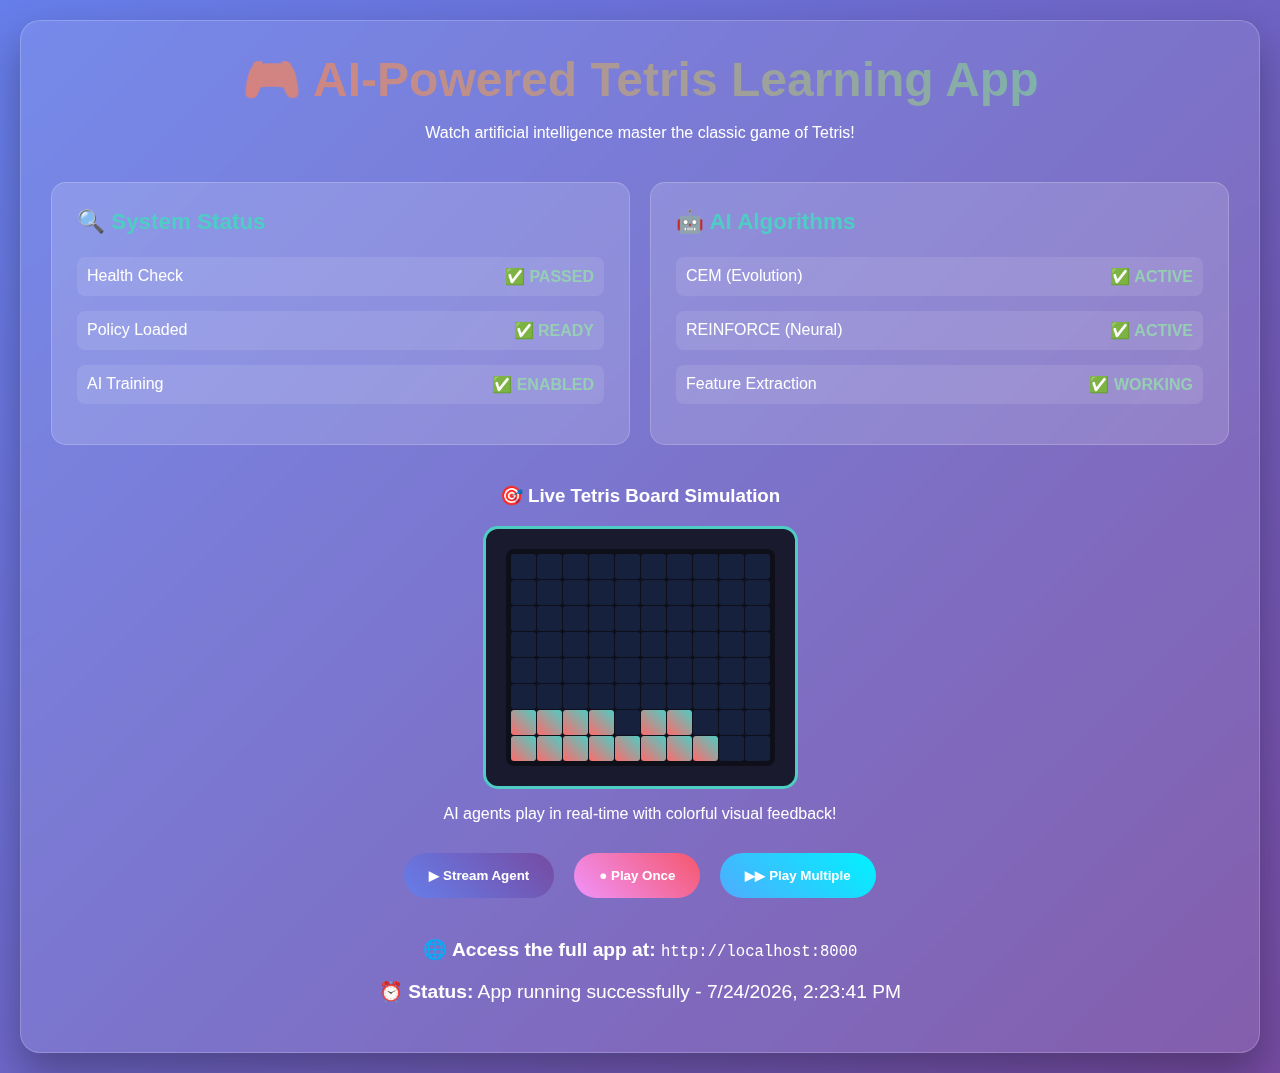
<file: app_demo_visualization.html>
<!DOCTYPE html>
<html lang="en">
<head>
    <meta charset="UTF-8">
    <meta name="viewport" content="width=device-width, initial-scale=1.0">
    <title>AI Tetris Demo Screenshot</title>
    <style>
        body {
            font-family: 'Arial', sans-serif;
            margin: 0;
            padding: 20px;
            background: linear-gradient(135deg, #667eea 0%, #764ba2 100%);
            color: white;
        }
        .demo-container {
            max-width: 1200px;
            margin: 0 auto;
            background: rgba(255, 255, 255, 0.1);
            border-radius: 20px;
            padding: 30px;
            backdrop-filter: blur(10px);
            border: 1px solid rgba(255, 255, 255, 0.2);
            box-shadow: 0 20px 40px rgba(0, 0, 0, 0.3);
        }
        .header {
            text-align: center;
            margin-bottom: 40px;
        }
        .header h1 {
            font-size: 3em;
            margin: 0;
            background: linear-gradient(45deg, #ff6b6b, #4ecdc4, #45b7d1, #96ceb4);
            background-clip: text;
            -webkit-background-clip: text;
            -webkit-text-fill-color: transparent;
            animation: gradient 3s ease-in-out infinite;
            background-size: 400% 400%;
        }
        @keyframes gradient {
            0%, 100% { background-position: 0% 50%; }
            50% { background-position: 100% 50%; }
        }
        .status-grid {
            display: grid;
            grid-template-columns: repeat(auto-fit, minmax(300px, 1fr));
            gap: 20px;
            margin-bottom: 40px;
        }
        .status-card {
            background: rgba(255, 255, 255, 0.15);
            border-radius: 15px;
            padding: 25px;
            border: 1px solid rgba(255, 255, 255, 0.2);
        }
        .status-card h3 {
            margin-top: 0;
            color: #4ecdc4;
            font-size: 1.4em;
        }
        .status-item {
            display: flex;
            justify-content: space-between;
            margin: 15px 0;
            padding: 10px;
            background: rgba(255, 255, 255, 0.1);
            border-radius: 8px;
        }
        .status-success {
            color: #96ceb4;
            font-weight: bold;
        }
        .game-demo {
            text-align: center;
            margin-top: 40px;
        }
        .tetris-board {
            display: inline-block;
            background: #1a1a2e;
            border: 3px solid #4ecdc4;
            border-radius: 15px;
            padding: 20px;
            margin: 0 20px;
        }
        .tetris-grid {
            display: grid;
            grid-template-columns: repeat(10, 25px);
            grid-template-rows: repeat(8, 25px);
            gap: 1px;
            background: #0f0f1a;
            border-radius: 8px;
            padding: 5px;
        }
        .tetris-cell {
            width: 25px;
            height: 25px;
            border-radius: 3px;
            transition: all 0.3s ease;
        }
        .tetris-empty { background: #16213e; }
        .tetris-filled { background: linear-gradient(45deg, #ff6b6b, #4ecdc4); animation: glow 2s ease-in-out infinite alternate; }
        @keyframes glow {
            from { box-shadow: 0 0 5px rgba(78, 205, 196, 0.5); }
            to { box-shadow: 0 0 15px rgba(255, 107, 107, 0.8); }
        }
        .controls-demo {
            display: flex;
            justify-content: center;
            gap: 20px;
            margin-top: 30px;
            flex-wrap: wrap;
        }
        .demo-button {
            padding: 15px 25px;
            border: none;
            border-radius: 25px;
            font-weight: bold;
            cursor: pointer;
            transition: all 0.3s ease;
            position: relative;
            overflow: hidden;
        }
        .btn-primary { background: linear-gradient(45deg, #667eea, #764ba2); color: white; }
        .btn-secondary { background: linear-gradient(45deg, #f093fb, #f5576c); color: white; }
        .btn-info { background: linear-gradient(45deg, #4facfe, #00f2fe); color: white; }
        .demo-button:hover {
            transform: translateY(-2px);
            box-shadow: 0 10px 20px rgba(0, 0, 0, 0.3);
        }
        .footer {
            text-align: center;
            margin-top: 40px;
            font-size: 1.2em;
        }
    </style>
</head>
<body>
    <div class="demo-container">
        <div class="header">
            <h1>🎮 AI-Powered Tetris Learning App</h1>
            <p>Watch artificial intelligence master the classic game of Tetris!</p>
        </div>
        
        <div class="status-grid">
            <div class="status-card">
                <h3>🔍 System Status</h3>
                <div class="status-item">
                    <span>Health Check</span>
                    <span class="status-success">✅ PASSED</span>
                </div>
                <div class="status-item">
                    <span>Policy Loaded</span>
                    <span class="status-success">✅ READY</span>
                </div>
                <div class="status-item">
                    <span>AI Training</span>
                    <span class="status-success">✅ ENABLED</span>
                </div>
            </div>
            
            <div class="status-card">
                <h3>🤖 AI Algorithms</h3>
                <div class="status-item">
                    <span>CEM (Evolution)</span>
                    <span class="status-success">✅ ACTIVE</span>
                </div>
                <div class="status-item">
                    <span>REINFORCE (Neural)</span>
                    <span class="status-success">✅ ACTIVE</span>
                </div>
                <div class="status-item">
                    <span>Feature Extraction</span>
                    <span class="status-success">✅ WORKING</span>
                </div>
            </div>
        </div>
        
        <div class="game-demo">
            <h3>🎯 Live Tetris Board Simulation</h3>
            <div class="tetris-board">
                <div class="tetris-grid" id="tetrisGrid">
                    <!-- Grid cells will be generated by JavaScript -->
                </div>
            </div>
            <p>AI agents play in real-time with colorful visual feedback!</p>
        </div>
        
        <div class="controls-demo">
            <button class="demo-button btn-primary">▶ Stream Agent</button>
            <button class="demo-button btn-secondary">● Play Once</button>
            <button class="demo-button btn-info">▶▶ Play Multiple</button>
        </div>
        
        <div class="footer">
            <p>🌐 <strong>Access the full app at:</strong> <code>http://localhost:8000</code></p>
            <p>⏰ <strong>Status:</strong> App running successfully - <span id="timestamp"></span></p>
        </div>
    </div>

    <script>
        // Generate Tetris grid
        const grid = document.getElementById('tetrisGrid');
        const cells = [];
        
        for (let i = 0; i < 80; i++) {
            const cell = document.createElement('div');
            cell.className = 'tetris-cell tetris-empty';
            grid.appendChild(cell);
            cells.push(cell);
        }
        
        // Simulate some filled blocks
        const filledPositions = [60, 61, 62, 63, 65, 66, 70, 71, 72, 73, 74, 75, 76, 77];
        filledPositions.forEach(pos => {
            if (cells[pos]) {
                cells[pos].className = 'tetris-cell tetris-filled';
            }
        });
        
        // Add timestamp
        document.getElementById('timestamp').textContent = new Date().toLocaleString();
        
        // Animate blocks occasionally
        setInterval(() => {
            const randomCell = cells[Math.floor(Math.random() * cells.length)];
            const isCurrentlyFilled = randomCell.classList.contains('tetris-filled');
            
            if (Math.random() > 0.8) {
                if (isCurrentlyFilled) {
                    randomCell.className = 'tetris-cell tetris-empty';
                } else if (Math.random() > 0.7) {
                    randomCell.className = 'tetris-cell tetris-filled';
                }
            }
        }, 500);
    </script>
</body>
</html>
</file>
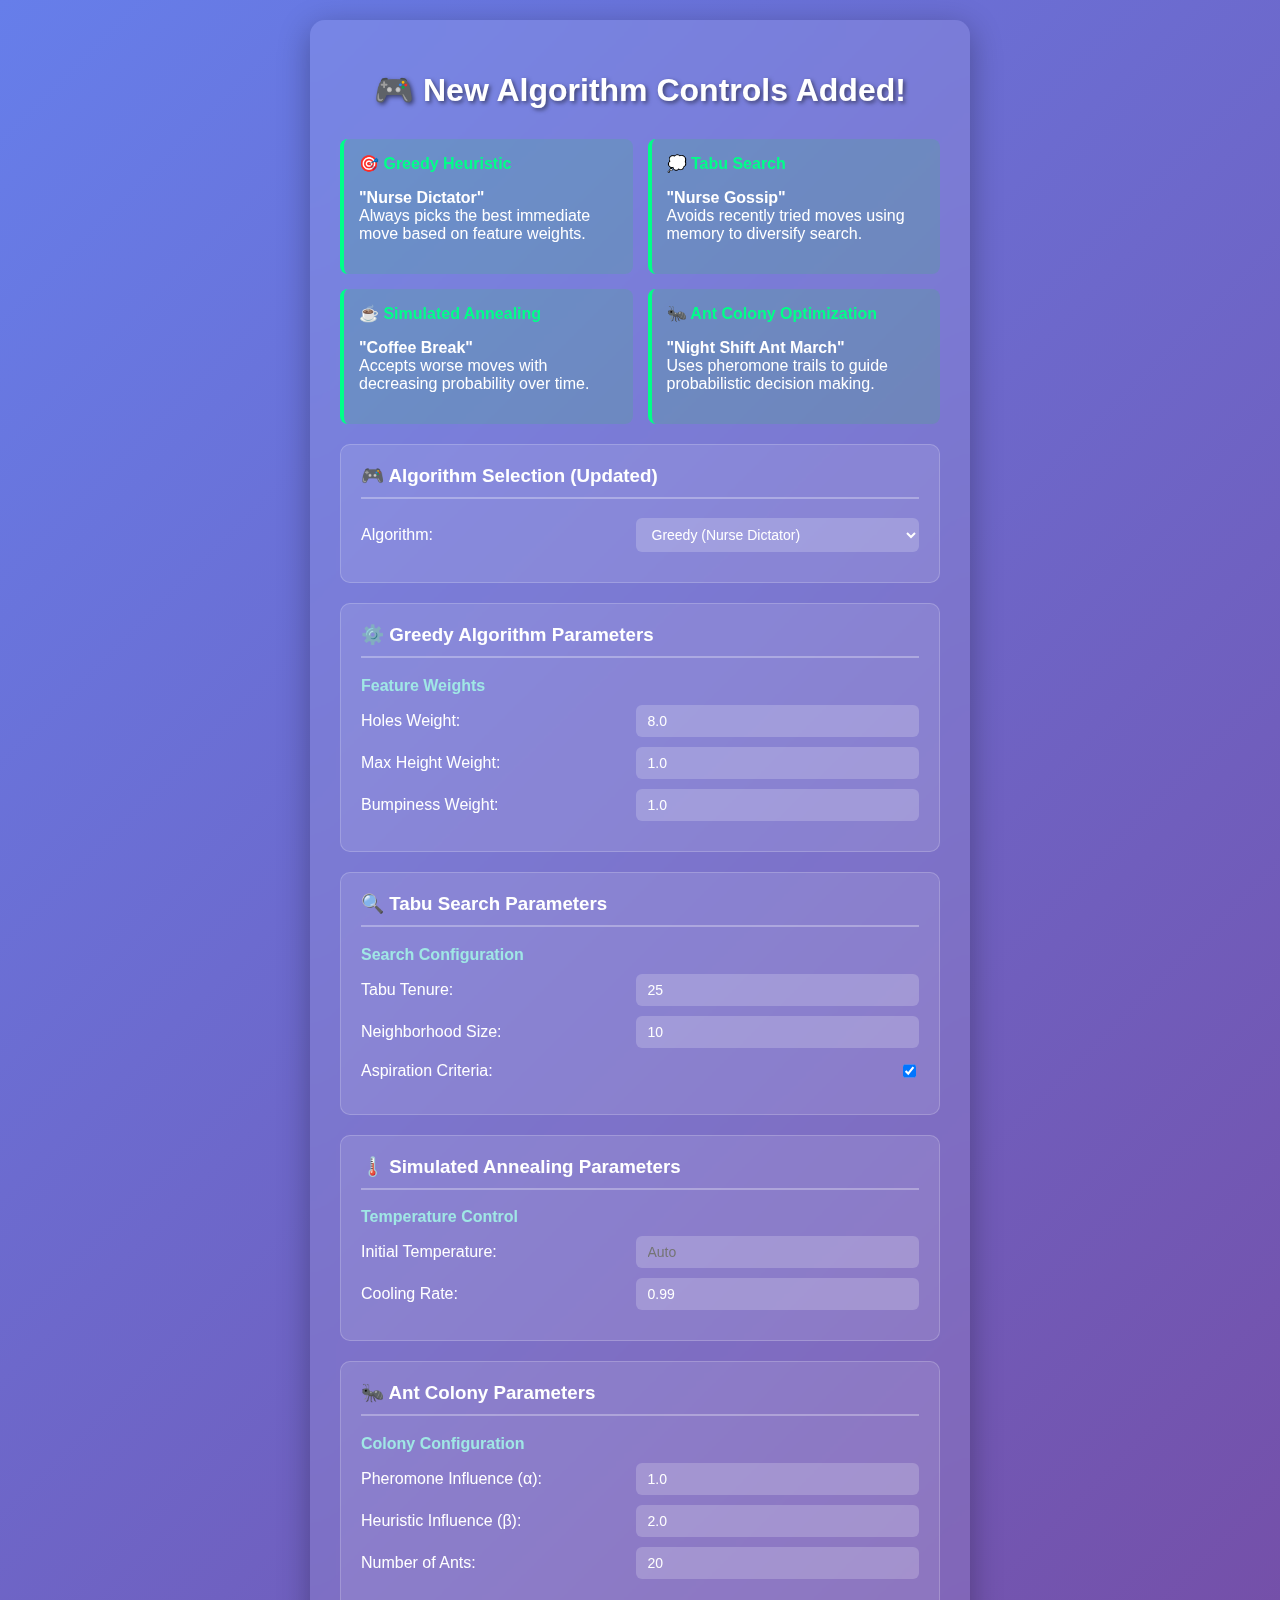
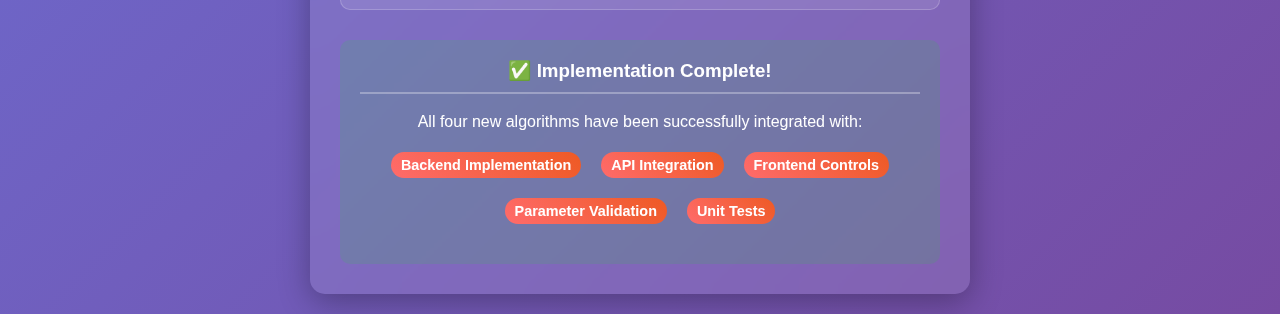
<file: ui_preview.html>
<!DOCTYPE html>
<html lang="en">
<head>
    <meta charset="UTF-8">
    <meta name="viewport" content="width=device-width, initial-scale=1.0">
    <title>Tetris AI - New Algorithm Controls Preview</title>
    <style>
        body {
            font-family: -apple-system, BlinkMacSystemFont, 'Segoe UI', Roboto, sans-serif;
            background: linear-gradient(135deg, #667eea 0%, #764ba2 100%);
            margin: 0;
            padding: 20px;
            color: white;
        }
        .preview-container {
            max-width: 600px;
            background: rgba(255, 255, 255, 0.1);
            backdrop-filter: blur(10px);
            border-radius: 15px;
            padding: 30px;
            box-shadow: 0 8px 32px rgba(0, 0, 0, 0.3);
            margin: 0 auto;
        }
        h1 {
            text-align: center;
            margin-bottom: 30px;
            color: #fff;
            text-shadow: 2px 2px 4px rgba(0, 0, 0, 0.5);
        }
        .control-group {
            background: rgba(255, 255, 255, 0.1);
            border-radius: 10px;
            padding: 20px;
            margin: 20px 0;
            border: 1px solid rgba(255, 255, 255, 0.2);
        }
        h3 {
            margin-top: 0;
            color: #fff;
            border-bottom: 2px solid rgba(255, 255, 255, 0.3);
            padding-bottom: 10px;
        }
        h4 {
            color: #a0e7e5;
            margin: 15px 0 10px 0;
        }
        .form-row {
            display: flex;
            align-items: center;
            margin: 10px 0;
            gap: 15px;
        }
        label {
            flex: 1;
            font-weight: 500;
        }
        select, input {
            flex: 1;
            padding: 8px 12px;
            border: none;
            border-radius: 6px;
            background: rgba(255, 255, 255, 0.2);
            color: white;
            font-size: 14px;
        }
        select option {
            background: #333;
            color: white;
        }
        input[type="checkbox"] {
            flex: 0;
            width: 20px;
            height: 20px;
        }
        .algorithm-highlight {
            background: linear-gradient(45deg, #ff6b6b, #ee5a24);
            padding: 5px 10px;
            border-radius: 20px;
            font-weight: bold;
            display: inline-block;
            margin: 5px;
            font-size: 0.9em;
        }
        .feature-list {
            display: grid;
            grid-template-columns: repeat(auto-fit, minmax(250px, 1fr));
            gap: 15px;
            margin: 20px 0;
        }
        .feature-item {
            background: rgba(0, 255, 0, 0.1);
            border-left: 4px solid #00ff88;
            padding: 15px;
            border-radius: 8px;
        }
        .feature-item h4 {
            margin: 0 0 10px 0;
            color: #00ff88;
        }
    </style>
</head>
<body>
    <div class="preview-container">
        <h1>🎮 New Algorithm Controls Added!</h1>
        
        <div class="feature-list">
            <div class="feature-item">
                <h4>🎯 Greedy Heuristic</h4>
                <p><strong>"Nurse Dictator"</strong><br>
                Always picks the best immediate move based on feature weights.</p>
            </div>
            <div class="feature-item">
                <h4>💭 Tabu Search</h4>
                <p><strong>"Nurse Gossip"</strong><br>
                Avoids recently tried moves using memory to diversify search.</p>
            </div>
            <div class="feature-item">
                <h4>☕ Simulated Annealing</h4>
                <p><strong>"Coffee Break"</strong><br>
                Accepts worse moves with decreasing probability over time.</p>
            </div>
            <div class="feature-item">
                <h4>🐜 Ant Colony Optimization</h4>
                <p><strong>"Night Shift Ant March"</strong><br>
                Uses pheromone trails to guide probabilistic decision making.</p>
            </div>
        </div>

        <div class="control-group">
            <h3>🎮 Algorithm Selection (Updated)</h3>
            <div class="form-row">
                <label for="algorithm">Algorithm:</label>
                <select id="algorithm">
                    <option value="cem">CEM</option>
                    <option value="reinforce">REINFORCE</option>
                    <option value="greedy" selected>Greedy (Nurse Dictator)</option>
                    <option value="tabu">Tabu Search (Nurse Gossip)</option>
                    <option value="anneal">Simulated Annealing (Coffee Break)</option>
                    <option value="aco">Ant Colony (Night Shift Ant March)</option>
                </select>
            </div>
        </div>

        <div class="control-group">
            <h3>⚙️ Greedy Algorithm Parameters</h3>
            <h4>Feature Weights</h4>
            <div class="form-row">
                <label for="greedy_w_holes">Holes Weight:</label>
                <input type="number" id="greedy_w_holes" value="8.0" step="0.1" min="0">
            </div>
            <div class="form-row">
                <label for="greedy_w_max_height">Max Height Weight:</label>
                <input type="number" id="greedy_w_max_height" value="1.0" step="0.1" min="0">
            </div>
            <div class="form-row">
                <label for="greedy_w_bumpiness">Bumpiness Weight:</label>
                <input type="number" id="greedy_w_bumpiness" value="1.0" step="0.1" min="0">
            </div>
        </div>

        <div class="control-group">
            <h3>🔍 Tabu Search Parameters</h3>
            <h4>Search Configuration</h4>
            <div class="form-row">
                <label for="tabu_tenure">Tabu Tenure:</label>
                <input type="number" id="tabu_tenure" value="25" min="5" max="100">
            </div>
            <div class="form-row">
                <label for="tabu_neighborhood_k">Neighborhood Size:</label>
                <input type="number" id="tabu_neighborhood_k" value="10" min="3" max="20">
            </div>
            <div class="form-row">
                <label for="tabu_aspiration">Aspiration Criteria:</label>
                <input type="checkbox" id="tabu_aspiration" checked>
            </div>
        </div>

        <div class="control-group">
            <h3>🌡️ Simulated Annealing Parameters</h3>
            <h4>Temperature Control</h4>
            <div class="form-row">
                <label for="anneal_T0">Initial Temperature:</label>
                <input type="number" id="anneal_T0" placeholder="Auto" step="0.1" min="0.1">
            </div>
            <div class="form-row">
                <label for="anneal_alpha">Cooling Rate:</label>
                <input type="number" id="anneal_alpha" value="0.99" step="0.01" min="0.5" max="0.999">
            </div>
        </div>

        <div class="control-group">
            <h3>🐜 Ant Colony Parameters</h3>
            <h4>Colony Configuration</h4>
            <div class="form-row">
                <label for="aco_alpha">Pheromone Influence (α):</label>
                <input type="number" id="aco_alpha" value="1.0" step="0.1" min="0.1" max="5">
            </div>
            <div class="form-row">
                <label for="aco_beta">Heuristic Influence (β):</label>
                <input type="number" id="aco_beta" value="2.0" step="0.1" min="0.1" max="5">
            </div>
            <div class="form-row">
                <label for="aco_ants">Number of Ants:</label>
                <input type="number" id="aco_ants" value="20" min="5" max="50">
            </div>
        </div>

        <div style="text-align: center; margin-top: 30px; padding: 20px; background: rgba(0, 255, 0, 0.1); border-radius: 10px;">
            <h3>✅ Implementation Complete!</h3>
            <p>All four new algorithms have been successfully integrated with:</p>
            <div style="display: flex; flex-wrap: wrap; justify-content: center; gap: 10px; margin: 15px 0;">
                <span class="algorithm-highlight">Backend Implementation</span>
                <span class="algorithm-highlight">API Integration</span>
                <span class="algorithm-highlight">Frontend Controls</span>
                <span class="algorithm-highlight">Parameter Validation</span>
                <span class="algorithm-highlight">Unit Tests</span>
            </div>
        </div>
    </div>

    <script>
        // Simple demo of algorithm switching
        document.getElementById('algorithm').addEventListener('change', function(e) {
            const algo = e.target.value;
            const newAlgos = ['greedy', 'tabu', 'anneal', 'aco'];
            
            // Show notification for new algorithms
            if (newAlgos.includes(algo)) {
                const notification = document.createElement('div');
                notification.innerHTML = `🎉 Selected: ${e.target.options[e.target.selectedIndex].text}`;
                notification.style.cssText = `
                    position: fixed; top: 20px; right: 20px; 
                    background: linear-gradient(45deg, #00ff88, #00ccdd);
                    color: white; padding: 15px 25px; border-radius: 25px;
                    font-weight: bold; z-index: 1000;
                    animation: slideIn 0.5s ease-out;
                `;
                document.body.appendChild(notification);
                
                setTimeout(() => {
                    notification.style.animation = 'slideOut 0.5s ease-in forwards';
                    setTimeout(() => document.body.removeChild(notification), 500);
                }, 2000);
            }
        });
        
        // Add CSS animations
        const style = document.createElement('style');
        style.textContent = `
            @keyframes slideIn {
                from { transform: translateX(100%); opacity: 0; }
                to { transform: translateX(0); opacity: 1; }
            }
            @keyframes slideOut {
                from { transform: translateX(0); opacity: 1; }
                to { transform: translateX(100%); opacity: 0; }
            }
        `;
        document.head.appendChild(style);
    </script>
</body>
</html>
</file>
